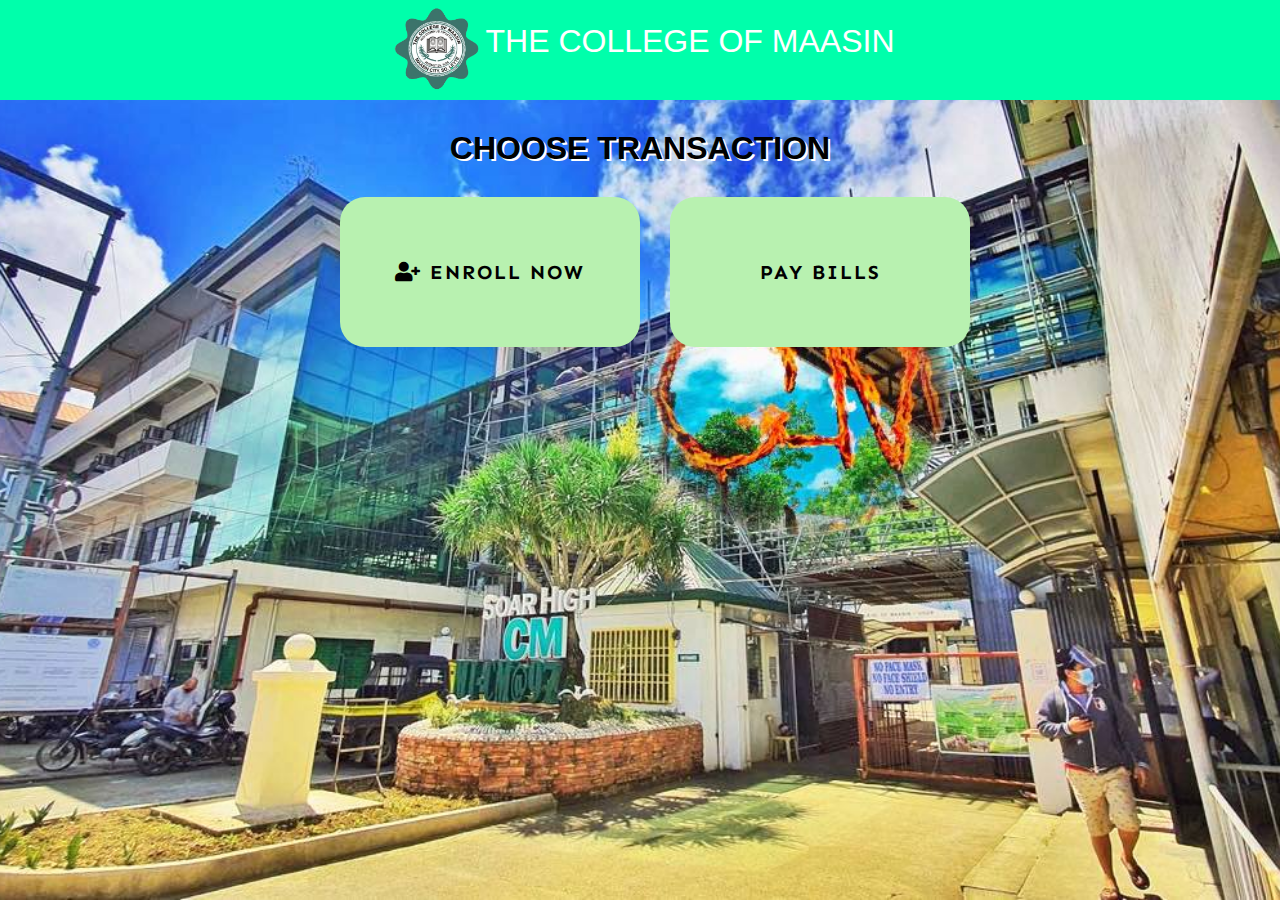
<file: index.html>
<!DOCTYPE html>
<html lang="en">
  <head>
    <meta charset="UTF-8" />
    <meta name="viewport" content="width=device-width, initial-scale=" />
    <title>Transaction</title>
    <link rel="stylesheet" href="css/style.css" />
    <link rel="stylesheet" href="fontawesome/css/all.min.css" />
  </head>
  <body class="home-page">
    <div class="logo-title">
      <img src="img/cm-logo-removebg-preview.png" alt="" class="cm-logo" />
      <h1>THE COLLEGE OF MAASIN</h1>
    </div>

    <div class="home-container">
      <header class="home-header"><h1>CHOOSE TRANSACTION</h1></header>
      <div class="transaction">
        <button class="btn-enroll" id="enrollBtn">
          <i class="fas fa-user-plus"></i>
          ENROLL NOW
        </button>
        <button class="btn-paybills" id="payBillsBtn">PAY BILLS</button>
      </div>
    </div>
    <!-- modal -->
    <div class="eStatModal">
      <div class="enrollmentStat-modal">
        <a id="newstud" href="registerform.html">New Student</a>
        <!-- <button id="newstud">New Student</button> -->
        <button id="oldstud" data-cancel data-question="Enter ID Number">
          Old Student
        </button>
        <button id="shifty" data-cancel data-question="Enter ID Number">
          Shifty
        </button>
        <button id="closeModal-btn"><i class="fas fa-times"></i></button>
      </div>
    </div>

    <script src="js/mainscript.js"></script>
  </body>
</html>
</file>
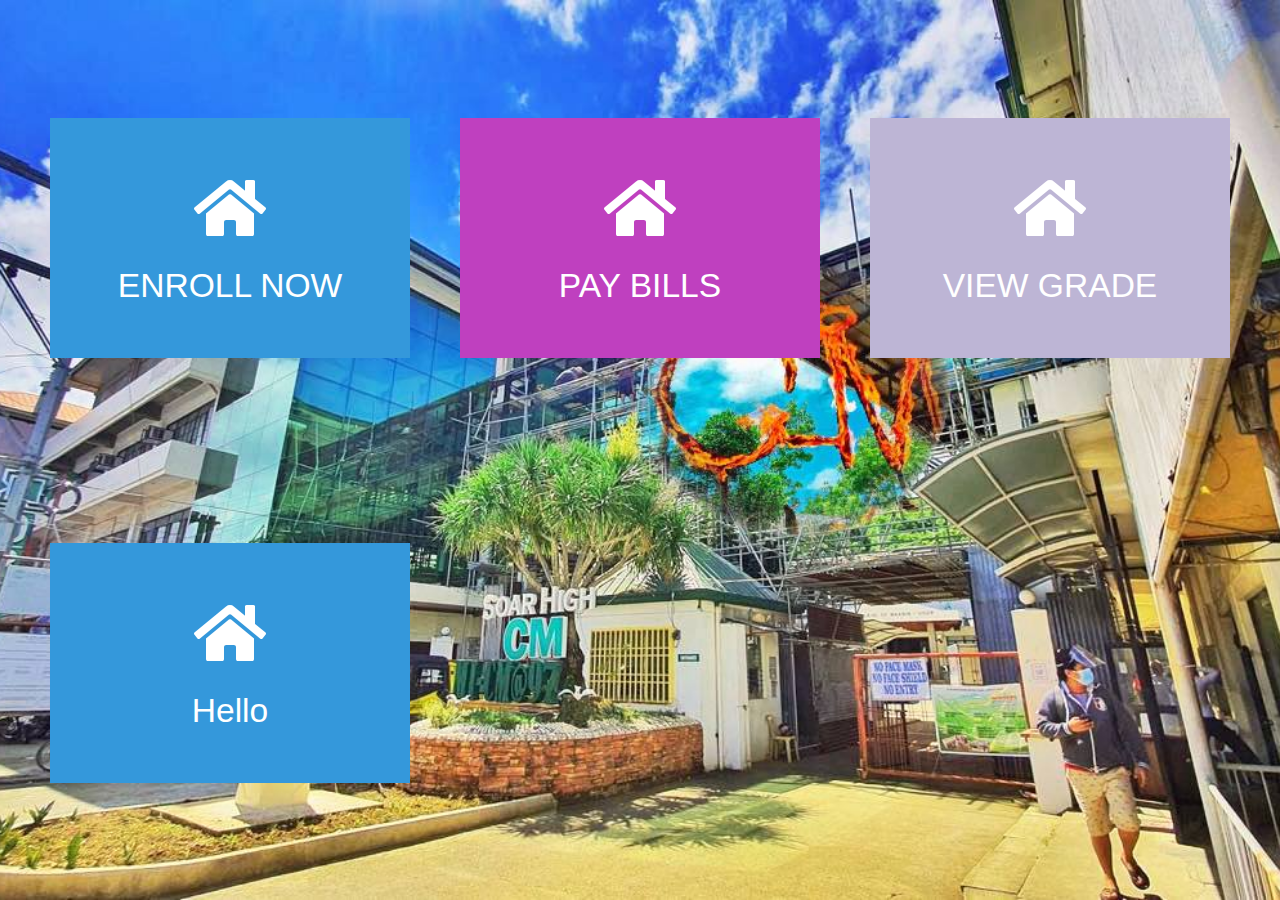
<file: kiosk.html>
<!DOCTYPE html>
<html lang="en">
  <head>
    <meta charset="UTF-8" />
    <meta name="viewport" content="width=device-width, initial-scale=1.0" />
    <title>KIOSK</title>
    <link rel="stylesheet" href="css/kiosk.css" />
    <link rel="stylesheet" href="fontawesome/css/all.min.css" />
  </head>
  <body>
    <div id="showcase">
      <div class="kioskbutton" id="enroll">
        <i class="fa fa-home"></i>
        <p class="lead">ENROLL NOW</p>
      </div>
      <div class="kioskbutton" id="paybill">
        <i class="fa fa-home"></i>
        <p class="lead">PAY BILLS</p>
      </div>
      <div class="kioskbutton" id="viewgrade">
        <i class="fa fa-home"></i>
        <p class="lead">VIEW GRADE</p>
      </div>
      <div class="kioskbutton" id="sample">
        <i class="fa fa-home"></i>
        <p class="lead">Hello</p>
      </div>
    </div>
    <!-- Modal -->
    <div class="modal-container" id="modal">
      <div class="modal">
        <article class="enrollpagecontent">
          <div class="enrollbtn-container">
            <button class="enrolltab-btn active" data-id="newstudent">
              New Student
            </button>
            <button class="enrolltab-btn" data-id="oldstudent">
              Old Student
            </button>
          </div>

          <article class="enrollform-content">
            <div class="enrollcontentshowhide active" id="newstudent">
              <h2 id="enrollnow">Welcome!</h2>
              <form action="enrollnewstudent">
                <div class="enrollgrid-container">
                  <div class="enrollform-group">
                    <input
                      type="text"
                      class="enrollinput"
                      id="firstname"
                      placeholder="First Name*"
                      required
                      name="firstname"
                    />
                  </div>
                  <div class="enrollform-group">
                    <input
                      type="text"
                      class="enrollinput"
                      id="lastname"
                      placeholder="Last Name*"
                      required
                      name="lastname"
                    />
                  </div>
                </div>
                <div class="enrollform-group">
                  <input
                    type="tel"
                    class="enrollinput"
                    id="contactnumber"
                    placeholder="5555-555-5555"
                    required=""
                    pattern="[0-9]{4}-[0-9]{3}-[0-9]{4}"
                    name="contactnumber"
                  />
                </div>
                <button class="enrollbutton" type="submit">Get Started</button>
              </form>
            </div>
            <div class="enrollcontentshowhide" id="oldstudent">
              <h2 id="enrollnow">Welcome Back!</h2>
              <form action="enrolloldstudent">
                <div class="enrollform-group">
                  <input
                    type="text"
                    class="enrollinput"
                    id="lastname"
                    placeholder="Last Name*"
                    required
                    name="lastname"
                  />
                </div>

                <div class="enrollform-group">
                  <input
                    type="text"
                    class="enrollinput"
                    id="idnumber"
                    placeholder="ID Number*"
                    required
                    name="lidnumber"
                  />
                </div>
                <button class="enrollbutton" type="submit">Get Started</button>
              </form>
            </div>
          </article>
        </article>
      </div>
    </div>

    <script src="js/kiosk.js"></script>
  </body>
</html>
</file>
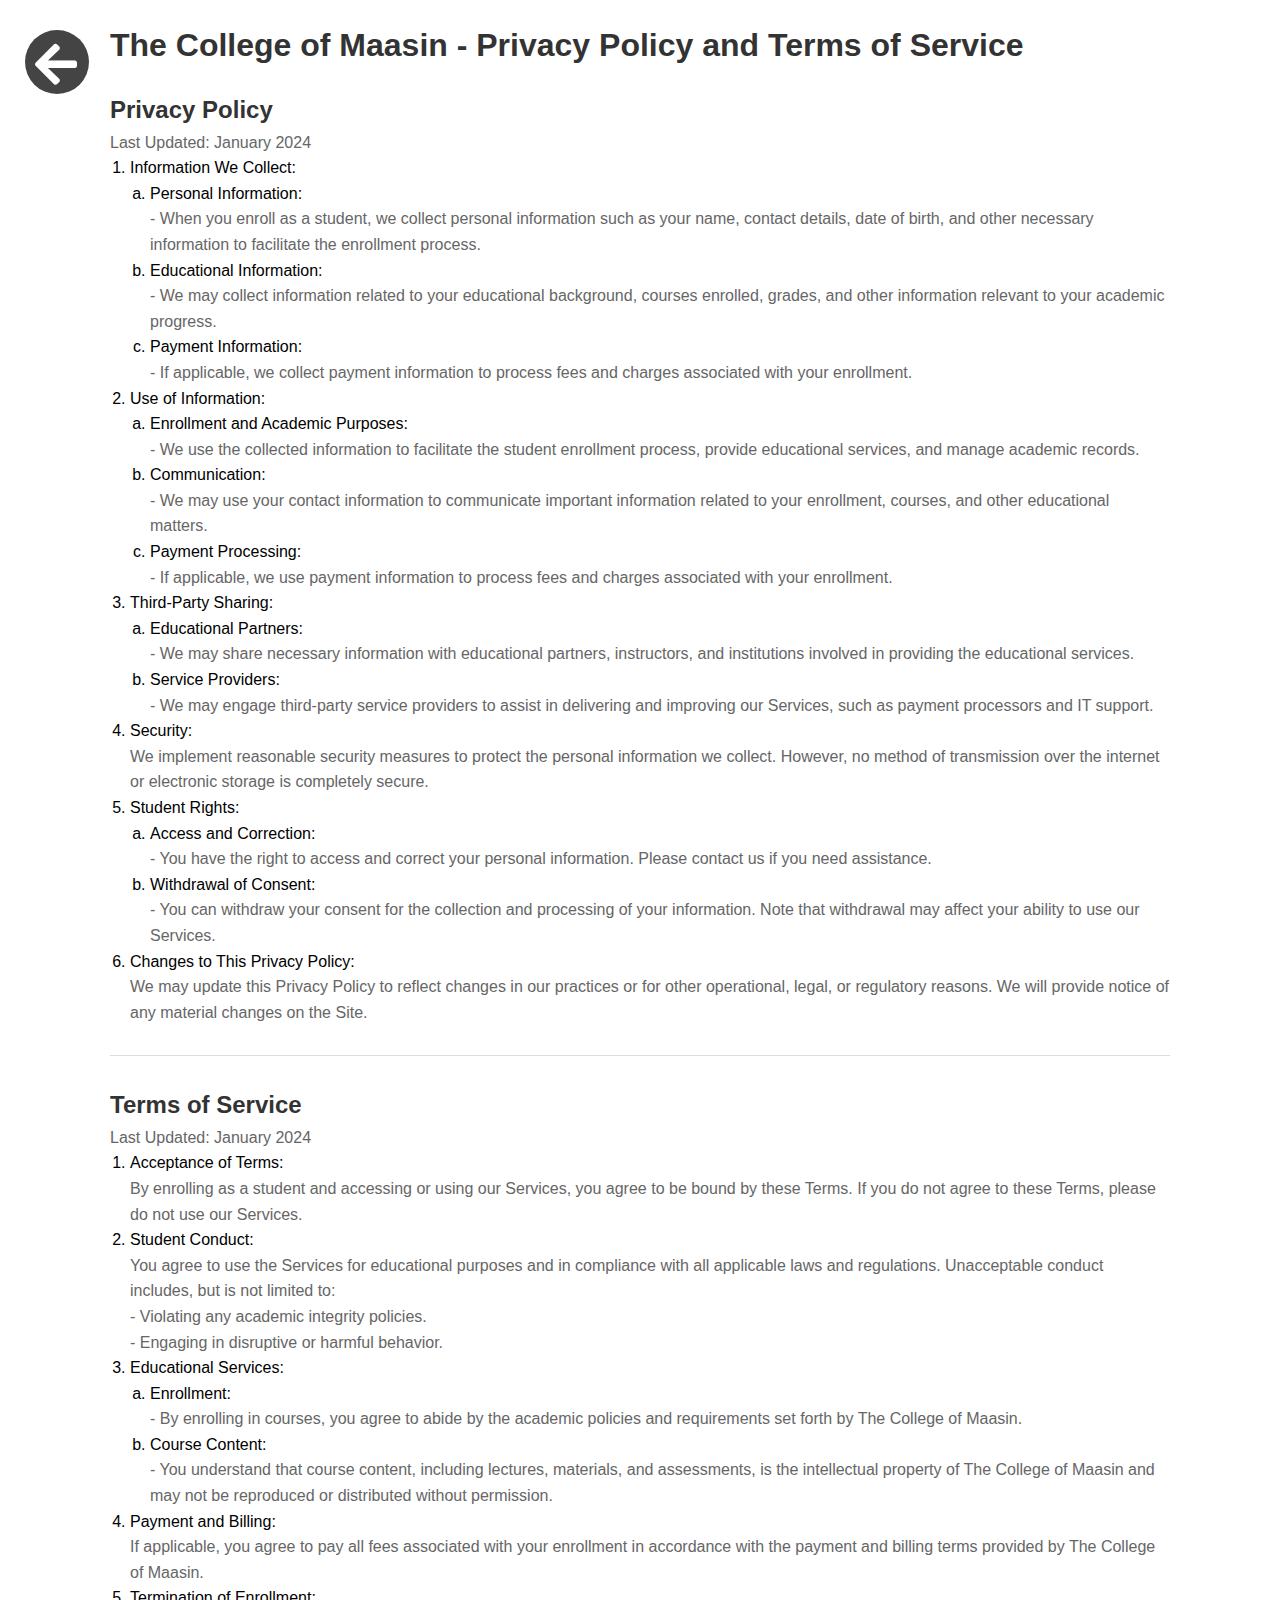
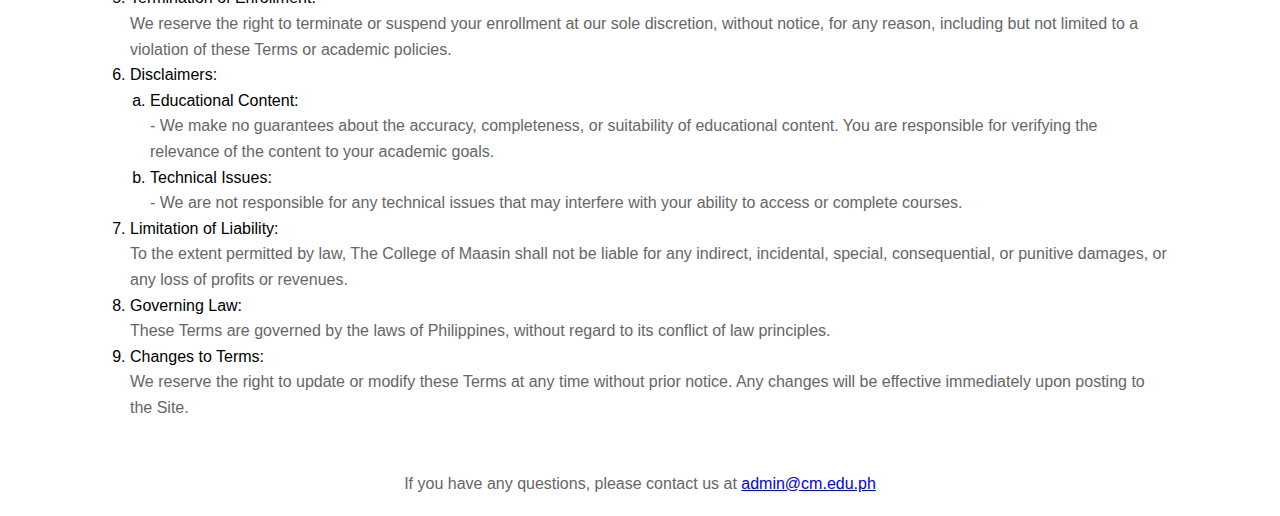
<file: pptos.html>
<!DOCTYPE html>
<html lang="en">
  <head>
    <meta charset="UTF-8" />
    <meta name="viewport" content="width=device-width, initial-scale=1.0" />
    <title>The College of Maasin - Privacy Policy and Terms of Service</title>
    <link rel="stylesheet" href="fontawesome/css/all.min.css" />
    <style>
      * {
        margin: 0;
        padding: 0;
        box-sizing: border-box;
      }
      body {
        font-family: Arial, sans-serif;
        line-height: 1.6;
        margin: 20px;
      }

      h1,
      h2 {
        color: #333;
      }

      h2 {
        margin-top: 20px;
      }

      p {
        color: #666;
      }

      ol {
        margin-left: 20px;
      }

      hr {
        margin: 30px 0;
        border: 0;
        border-top: 1px solid #ddd;
      }

      footer {
        margin-top: 50px;
        text-align: center;
        color: #888;
      }

      #main-content {
        max-width: 1100px;
        margin: auto;
        margin-bottom: 10px;
        padding: 0 20px;
      }

      #goback {
        background: #444;
        color: #fff;
        z-index: 100;
        position: fixed;
        width: 64px;
        height: 64px;
        left: 25px;
        top: 30px;
        padding: 10px;
        border-radius: 50%;
        cursor: pointer;
      }
    </style>
  </head>
  <body>
    <div id="goback">
      <i class="fas fa-arrow-left fa-3x"></i>
    </div>

    <div id="main-content">
      <header>
        <h1>The College of Maasin - Privacy Policy and Terms of Service</h1>
      </header>

      <section id="privacy-policy">
        <h2>Privacy Policy</h2>
        <p>Last Updated: January 2024</p>
        <!-- Add the content of your Privacy Policy here -->
        <ol>
          <li>
            Information We Collect:
            <ol type="a">
              <li>
                Personal Information:
                <p>
                  - When you enroll as a student, we collect personal
                  information such as your name, contact details, date of birth,
                  and other necessary information to facilitate the enrollment
                  process.
                </p>
              </li>

              <li>
                Educational Information:
                <p>
                  - We may collect information related to your educational
                  background, courses enrolled, grades, and other information
                  relevant to your academic progress.
                </p>
              </li>
              <li>
                Payment Information:
                <p>
                  - If applicable, we collect payment information to process
                  fees and charges associated with your enrollment.
                </p>
              </li>
            </ol>
          </li>

          <li>
            Use of Information:
            <ol type="a">
              <li>
                Enrollment and Academic Purposes:
                <p>
                  - We use the collected information to facilitate the student
                  enrollment process, provide educational services, and manage
                  academic records.
                </p>
              </li>
              <li>
                Communication:
                <p>
                  - We may use your contact information to communicate important
                  information related to your enrollment, courses, and other
                  educational matters.
                </p>
              </li>
              <li>
                Payment Processing:
                <p>
                  - If applicable, we use payment information to process fees
                  and charges associated with your enrollment.
                </p>
              </li>
            </ol>
          </li>

          <li>
            Third-Party Sharing:

            <ol type="a">
              <li>
                Educational Partners:
                <p>
                  - We may share necessary information with educational
                  partners, instructors, and institutions involved in providing
                  the educational services.
                </p>
              </li>
              <li>
                Service Providers:
                <p>
                  - We may engage third-party service providers to assist in
                  delivering and improving our Services, such as payment
                  processors and IT support.
                </p>
              </li>
            </ol>
          </li>

          <li>
            Security:
            <p>
              We implement reasonable security measures to protect the personal
              information we collect. However, no method of transmission over
              the internet or electronic storage is completely secure.
            </p>
          </li>

          <li>
            Student Rights:
            <ol type="a">
              <li>
                Access and Correction:
                <p>
                  - You have the right to access and correct your personal
                  information. Please contact us if you need assistance.
                </p>
              </li>
              <li>
                Withdrawal of Consent:
                <p>
                  - You can withdraw your consent for the collection and
                  processing of your information. Note that withdrawal may
                  affect your ability to use our Services.
                </p>
              </li>
            </ol>
          </li>
          <li>
            Changes to This Privacy Policy:
            <p>
              We may update this Privacy Policy to reflect changes in our
              practices or for other operational, legal, or regulatory reasons.
              We will provide notice of any material changes on the Site.
            </p>
          </li>
        </ol>
      </section>

      <hr />

      <section id="terms-of-service">
        <h2>Terms of Service</h2>
        <p>Last Updated: January 2024</p>
        <!-- Add the content of your Terms of Service here -->
        <ol>
          <li>
            Acceptance of Terms:
            <p>
              By enrolling as a student and accessing or using our Services, you
              agree to be bound by these Terms. If you do not agree to these
              Terms, please do not use our Services.
            </p>
          </li>
          <li>
            Student Conduct:
            <p>
              You agree to use the Services for educational purposes and in
              compliance with all applicable laws and regulations. Unacceptable
              conduct includes, but is not limited to:
              <br />- Violating any academic integrity policies. <br />-
              Engaging in disruptive or harmful behavior.
            </p>
          </li>
          <li>
            Educational Services:

            <ol type="a">
              <li>
                Enrollment:
                <p>
                  - By enrolling in courses, you agree to abide by the academic
                  policies and requirements set forth by The College of Maasin.
                </p>
              </li>
              <li>
                Course Content:
                <p>
                  - You understand that course content, including lectures,
                  materials, and assessments, is the intellectual property of
                  The College of Maasin and may not be reproduced or distributed
                  without permission.
                </p>
              </li>
            </ol>
          </li>

          <li>
            Payment and Billing:
            <p>
              If applicable, you agree to pay all fees associated with your
              enrollment in accordance with the payment and billing terms
              provided by The College of Maasin.
            </p>
          </li>

          <li>
            Termination of Enrollment:
            <p>
              We reserve the right to terminate or suspend your enrollment at
              our sole discretion, without notice, for any reason, including but
              not limited to a violation of these Terms or academic policies.
            </p>
          </li>

          <li>
            Disclaimers:
            <ol type="a">
              <li>
                Educational Content:
                <p>
                  - We make no guarantees about the accuracy, completeness, or
                  suitability of educational content. You are responsible for
                  verifying the relevance of the content to your academic goals.
                </p>
              </li>

              <li>
                Technical Issues:
                <p>
                  - We are not responsible for any technical issues that may
                  interfere with your ability to access or complete courses.
                </p>
              </li>
            </ol>
          </li>

          <li>
            Limitation of Liability:
            <p>
              To the extent permitted by law, The College of Maasin shall not be
              liable for any indirect, incidental, special, consequential, or
              punitive damages, or any loss of profits or revenues.
            </p>
          </li>

          <li>
            Governing Law:
            <p>
              These Terms are governed by the laws of Philippines, without
              regard to its conflict of law principles.
            </p>
          </li>
          <li>
            Changes to Terms:
            <p>
              We reserve the right to update or modify these Terms at any time
              without prior notice. Any changes will be effective immediately
              upon posting to the Site.
            </p>
          </li>
        </ol>
      </section>

      <footer>
        <p>
          If you have any questions, please contact us at
          <a href="mailto:admin@cm.edu.ph">admin@cm.edu.ph</a>
        </p>
      </footer>
    </div>

    <script>
      //goback
      var goBackDiv = document.getElementById("goback");

      // Attach a click event listener to the div
      goBackDiv.addEventListener("click", function () {
        // Go back to the previous page in the browser's history
        window.history.back();
      });
    </script>
  </body>
</html>
</file>
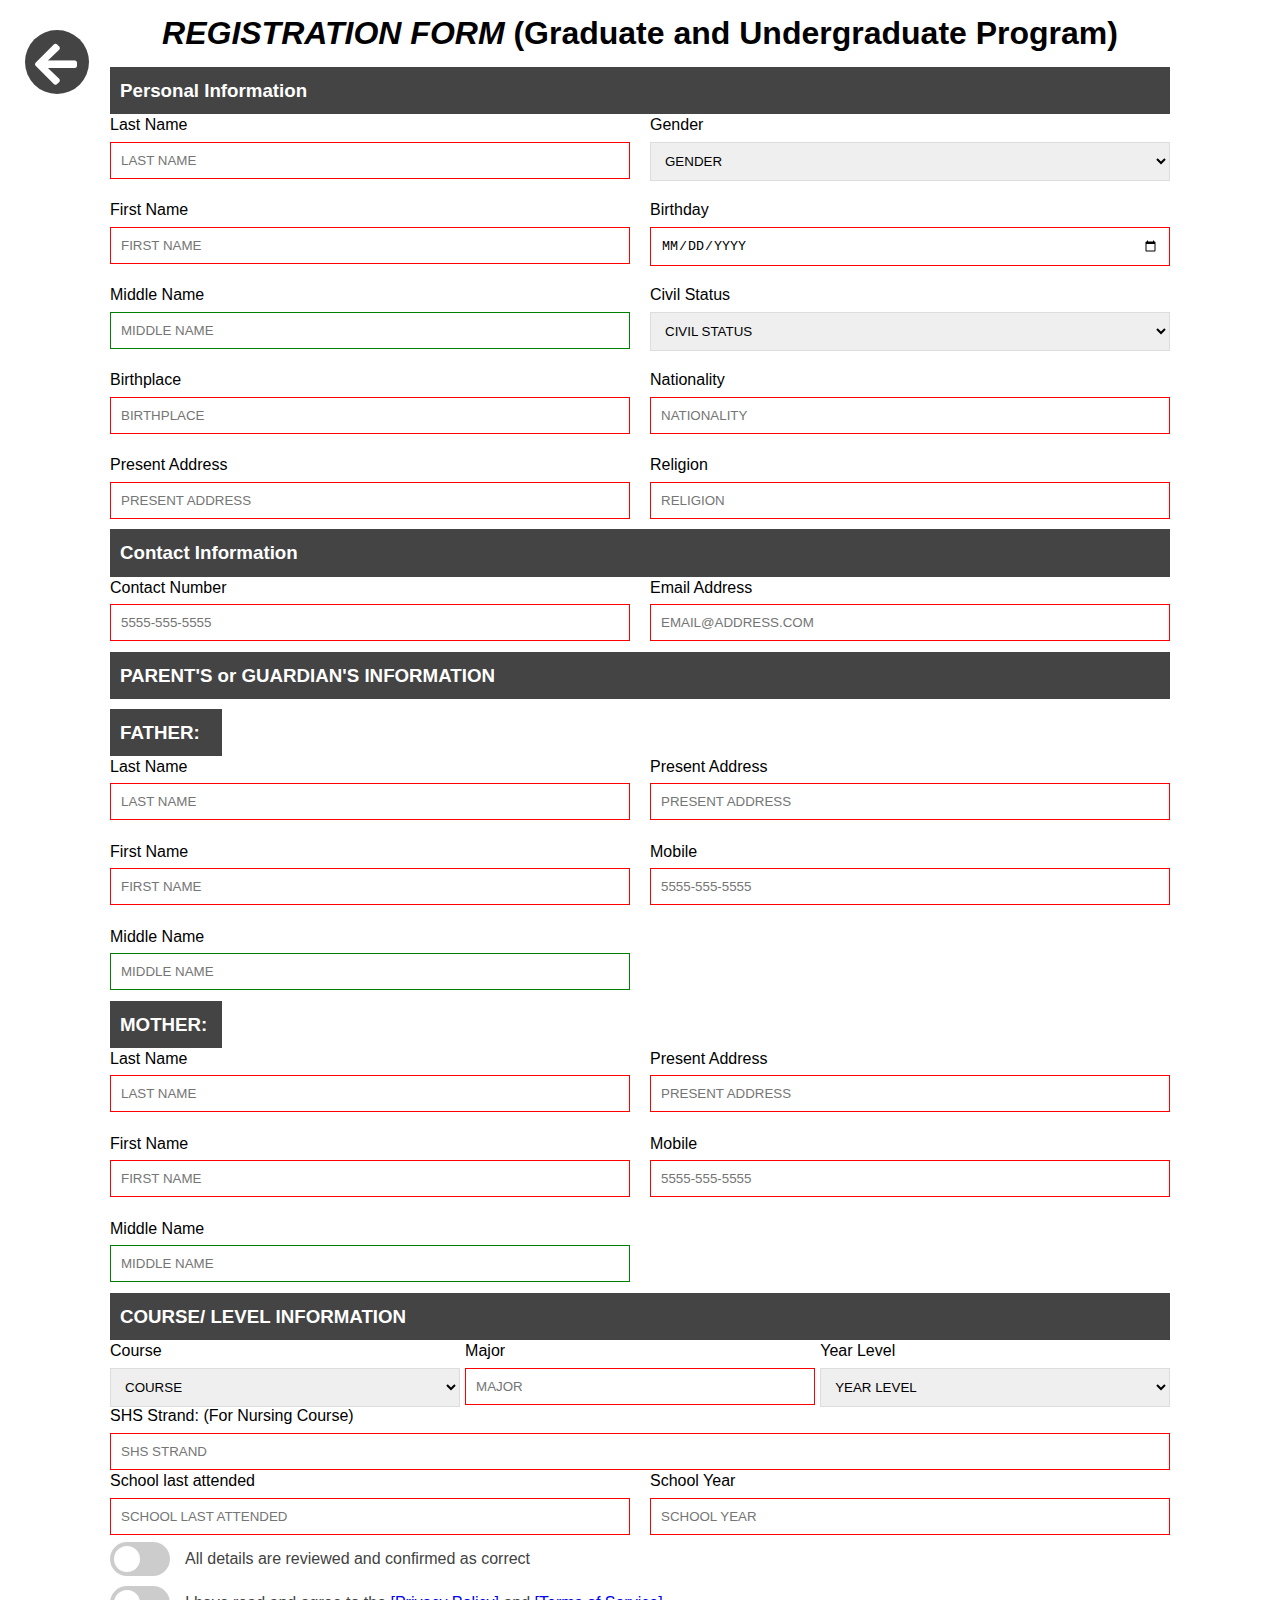
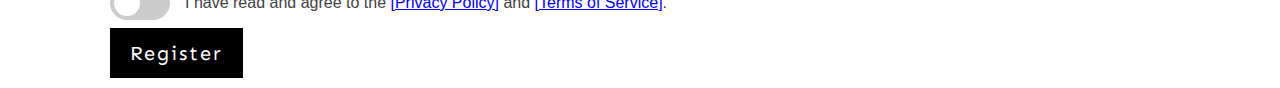
<file: registerform.html>
<!DOCTYPE html>
<html lang="en">
  <head>
    <meta charset="UTF-8" />
    <meta name="viewport" content="width=device-width, initial-scale=1.0" />
    <title>Enrollment System | Registration</title>
    <link rel="stylesheet" href="fontawesome/css/all.min.css" />
    <script src="js/qrcode.min.js"></script>
    <link rel="stylesheet" href="css/style.css" />
  </head>
  <body>
    <div id="goback">
      <i class="fas fa-arrow-left fa-3x"></i>
    </div>

    <div id="main-content">
      <section id="page-title">
        <div class="container">
          <h1>
            <em> REGISTRATION FORM </em> (Graduate and Undergraduate Program)
          </h1>
        </div>
      </section>
      <section id="enrollment-form">
        <div class="container">
          <div class="enrollment-form-heading">
            <h3>Personal Information</h3>
          </div>
          <form id="form">
            <div class="grid-container">
              <div class="form-group">
                <label for="lastname">Last Name</label>
                <input
                  type="text"
                  id="lastname"
                  placeholder="Last Name"
                  required
                  minlength="3"
                  maxlength="100"
                  name="lastname"
                />
              </div>
              <div class="form-group">
                <label for="gender">Gender</label>
                <select
                  type="text"
                  id="gender"
                  required
                  minlength="3"
                  maxlength="100"
                  name="gender"
                >
                  <option value="male">Male</option>
                  <option value="female">Female</option>
                  <option value="" selected>Gender</option>
                </select>
              </div>

              <div class="form-group">
                <label for="firstname">First Name</label>
                <input
                  type="text"
                  id="firstname"
                  placeholder="First Name"
                  required
                  minlength="3"
                  maxlength="100"
                  name="firstname"
                />
              </div>

              <div class="form-group">
                <label for="birthday">Birthday</label>
                <input
                  type="date"
                  id="birthday"
                  placeholder="Birthday"
                  required
                  minlength="3"
                  maxlength="100"
                  name="birthday"
                />
              </div>

              <div class="form-group">
                <label for="middlename">Middle Name</label>
                <input
                  type="text"
                  id="middlename"
                  placeholder="Middle Name"
                  minlength="3"
                  maxlength="100"
                  name="middlename"
                />
              </div>
              <div class="form-group">
                <label for="civilstatus">Civil Status</label>
                <select
                  type="text"
                  id="civilstatus"
                  required
                  minlength="3"
                  maxlength="100"
                  name="civilstatus"
                >
                  <option value="" selected>Civil Status</option>
                  <option value="single">Single</option>
                  <option value="married">Married</option>
                </select>
              </div>
              <div class="form-group">
                <label for="birthplace">Birthplace</label>
                <input
                  type="text"
                  id="birthplace"
                  placeholder="Birthplace"
                  required
                  minlength="3"
                  maxlength="100"
                  name="birthplace"
                />
              </div>
              <div class="form-group">
                <label for="nationality">Nationality</label>
                <input
                  type="text"
                  id="nationality"
                  placeholder="Nationality"
                  required
                  minlength="3"
                  maxlength="100"
                  name="nationality"
                />
              </div>

              <div class="form-group">
                <label for="presentaddress">Present Address</label>
                <input
                  type="text"
                  id="presentaddress"
                  placeholder="Present Address"
                  required
                  minlength="3"
                  maxlength="100"
                  name="presentaddress"
                />
              </div>

              <div class="form-group">
                <label for="religion">Religion</label>
                <input
                  type="text"
                  id="religion"
                  placeholder="Religion"
                  required
                  minlength="3"
                  maxlength="100"
                  name="religion"
                />
              </div>
            </div>
            <div class="enrollment-form-heading">
              <h3>Contact Information</h3>
            </div>

            <div class="grid-container">
              <div class="form-group">
                <label for="contactnumber">Contact Number</label>
                <input
                  type="tel"
                  id="contactnumber"
                  placeholder="5555-555-5555"
                  required
                  pattern="[0-9]{4}-[0-9]{3}-[0-9]{4}"
                  name="contactnumber"
                />
              </div>
              <div class="form-group">
                <label for="email">Email Address</label>
                <input
                  type="email"
                  id="email"
                  placeholder="email@address.com"
                  required
                  name="email"
                />
              </div>
            </div>
            <div class="enrollment-form-heading">
              <h3>PARENT'S or GUARDIAN'S INFORMATION</h3>
            </div>
            <!-- Parents -->
            <div class="enrollment-form-subheading">
              <h3>FATHER:</h3>
            </div>
            <div class="grid-container">
              <div class="form-group">
                <label for="fatherlastname">Last Name</label>
                <input
                  type="text"
                  id="fatherlastname"
                  placeholder="Last Name"
                  required
                  minlength="3"
                  maxlength="100"
                  name="fatherlastname"
                />
              </div>

              <div class="form-group">
                <label for="fatherpresentaddress">Present Address</label>
                <input
                  type="text"
                  id="fatherpresentaddress"
                  placeholder="Present Address"
                  required
                  minlength="3"
                  maxlength="100"
                  name="fatherpresentaddress"
                />
              </div>

              <div class="form-group">
                <label for="fatherfirstname">First Name</label>
                <input
                  type="text"
                  id="fatherfirstname"
                  placeholder="First Name"
                  required
                  minlength="3"
                  maxlength="100"
                  name="fatherfirstname"
                />
              </div>

              <div class="form-group">
                <label for="fathermobile">Mobile</label>
                <input
                  type="tel"
                  id="fathermobile"
                  placeholder="5555-555-5555"
                  required
                  pattern="[0-9]{4}-[0-9]{3}-[0-9]{4}"
                  name="fathermobile"
                />
              </div>

              <div class="form-group">
                <label for="fathermiddlename">Middle Name</label>
                <input
                  type="text"
                  id="fathermiddlename"
                  placeholder="Middle Name"
                  minlength="3"
                  maxlength="100"
                  name="fathermiddlename"
                />
              </div>
            </div>
            <!-- mother -->
            <div class="enrollment-form-subheading">
              <h3>MOTHER:</h3>
            </div>
            <div class="grid-container">
              <div class="form-group">
                <label for="motherlastname">Last Name</label>
                <input
                  type="text"
                  id="motherlastname"
                  placeholder="Last Name"
                  required
                  minlength="3"
                  maxlength="100"
                  name="motherlastname"
                />
              </div>

              <div class="form-group">
                <label for="motherpresentaddress">Present Address</label>
                <input
                  type="text"
                  id="motherpresentaddress"
                  placeholder="Present Address"
                  required
                  minlength="3"
                  maxlength="100"
                  name="motherpresentaddress"
                />
              </div>

              <div class="form-group">
                <label for="motherfirstname">First Name</label>
                <input
                  type="text"
                  id="motherfirstname"
                  placeholder="First Name"
                  required
                  minlength="3"
                  maxlength="100"
                  name="motherfirstname"
                />
              </div>

              <div class="form-group">
                <label for="mothermobile">Mobile</label>
                <input
                  type="tel"
                  id="mothermobile"
                  placeholder="5555-555-5555"
                  required
                  pattern="[0-9]{4}-[0-9]{3}-[0-9]{4}"
                  name="mothermobile"
                />
              </div>

              <div class="form-group">
                <label for="mothermiddlename">Middle Name</label>
                <input
                  type="text"
                  id="mothermiddlename"
                  placeholder="Middle Name"
                  minlength="3"
                  maxlength="100"
                  name="mothermiddlename"
                />
              </div>
            </div>

            <div class="enrollment-form-heading">
              <h3>COURSE/ LEVEL INFORMATION</h3>
            </div>
            <div class="course-information">
              <div class="form-group">
                <label for="course">Course</label>
                <select type="text" name="course" id="course">
                  <option value="bsa">
                    Bachelor of Science in Accountancy
                  </option>
                  <option value="ab-polsci">
                    Bachelor of Arts in Political Science
                  </option>
                  <option value="beed">
                    Bachelor of Science in Elementary Education
                  </option>
                  <option value="bsed">
                    Bachelor of Science in Secondary Education
                  </option>
                  <option value="bsba">
                    Bachelor of Business Administration
                  </option>
                  <option value="bsit">
                    Bachelor of Science in Information Technology
                  </option>
                  <option value="bsn">Bachelor of Science in Nursing</option>
                  <option value="fpst">
                    Deploma in Food Preparation and Services Technology
                  </option>
                  <option value="mpa">Master in Public Administration</option>
                  <option value="jd">Juris Doctor</option>
                  <option value="" selected>Course</option>
                </select>
              </div>

              <div class="form-group">
                <label for="coursemajor">Major</label>
                <input
                  type="text"
                  id="coursemajor"
                  placeholder="Major"
                  required
                  minlength="3"
                  maxlength="100"
                  name="coursemajor"
                />
              </div>

              <div class="form-group">
                <label for="courseyearlevel">Year Level</label>
                <select name="courseyearlevel" id="courseyearlevel">
                  <option value="1">1st</option>
                  <option value="2">2nd</option>
                  <option value="3">3rd</option>
                  <option value="4">4th</option>
                  <option value="" selected>Year Level</option>
                </select>
              </div>
            </div>

            <div class="form-group">
              <label for="courseshsstrand"
                >SHS Strand: (For Nursing Course)</label
              >
              <input
                type="text"
                id="courseshsstrand"
                placeholder="SHS Strand"
                required
                minlength="3"
                maxlength="100"
                name="courseshsstrand"
              />
            </div>

            <!-- Enrollment Type 

            <div class="enrollment-type-form">
              <p>Enrollment Type:</p>
              <div class="form-group">
                <input
                  type="radio"
                  id="new-student"
                  value="new-student"
                  name="enrollmenttype"
                />
                <label for="new-student">New</label>
              </div>

              <div class="form-group">
                <input
                  type="radio"
                  id="old-student"
                  value="old-student"
                  name="enrollmenttype"
                />
                <label for="old-student">Old</label>
              </div>

              <div class="form-group">
                <input
                  type="radio"
                  id="returnee-student"
                  value="returnee-student"
                  name="enrollmenttype"
                />
                <label for="returnee-student">Returnee</label>
              </div>

              <div class="form-group">
                <input
                  type="radio"
                  id="transferee-student"
                  value="transferee-student"
                  name="enrollmenttype"
                />
                <label for="transferee-student">Transferee</label>
              </div>
            </div> -->

            <div class="grid-container">
              <div class="form-group">
                <label for="schoollastattended">School last attended</label>
                <input
                  type="text"
                  id="schoollastattended"
                  placeholder="School last attended"
                  required
                  name="schoollastattended"
                />
              </div>
              <div class="form-group">
                <label for="schoolyear">School Year</label>
                <input
                  type="text"
                  id="schoolyear"
                  placeholder="School Year"
                  required
                  name="schoolyear"
                />
              </div>
            </div>

            <div class="switch-wrapper">
              <label class="switch">
                <input
                  type="checkbox"
                  id="toggledetails"
                  name="toggledetails"
                />
                <div class="slider round"></div>
              </label>
              <span id="toggle-icon">
                <span class="toggle-text"
                  >All details are reviewed and confirmed as correct</span
                >
              </span>
            </div>
            <div class="switch-wrapper">
              <label class="switch">
                <input type="checkbox" id="togglepptos" name="togglepptos" />
                <div class="slider round"></div>
              </label>
              <span id="toggle-icon">
                <span class="toggle-text"
                  >I have read and agree to the
                  <a href="pptos.html"> [Privacy Policy]</a> and
                  <a href="pptos.html">[Terms of Service]</a>.</span
                >
              </span>
            </div>
            <button type="submit">Register</button>
          </form>
        </div>
      </section>

      <div class="modal-overlay">
        <div class="modal-container">
          <div id="qrcode"></div>
          <button id="downloadButton">Download QR Code</button>
          <button class="close-btn"><i class="fas fa-times"></i></button>
        </div>
      </div>
    </div>

    <!-- Script -->
    <script src="js/script.js"></script>
  </body>
</html>
</file>
<file: css/kiosk.css>
* {
  margin: 0;
  padding: 0;
  box-sizing: border-box;
}

body {
  font-family: "Segoe UI", Tahoma, Geneva, Verdana, sans-serif;
  line-height: 1.7em;
}

.container {
  max-width: 1100px;
  height: 100%;
  margin: auto;
  margin-bottom: 10px;
  padding: 0 20px;
}

/* kiosk */
#showcase {
  background: url(../img/cm-bg.jpg) no-repeat center center/cover;
  color: #fff;
  height: 100vh;
  display: grid;
  grid-template-columns: repeat(3, 1fr);
  gap: 50px;
  justify-content: center;
  align-items: center;
  margin: 0;
  padding: 50px;
}

.kioskbutton {
  display: flex;
  flex-direction: column;
  align-items: center;
  justify-content: center;
  height: 240px;
  background-color: #3498db; /* Default color */
  color: #fff;
  font-size: 16px;
  cursor: pointer;
  border: none;
  outline: none;
  transition: all 0.3s ease;
}

.kioskbutton:hover {
  filter: brightness(1.2);
}

/* Different colors for each button */
.kioskbutton:nth-child(2) {
  background-color: #bf40bf;
}

.kioskbutton:nth-child(3) {
  background-color: #bdb5d5;
}

.kioskbutton i {
  margin-bottom: 2rem;
  font-size: 64px; /* Adjust the icon size */
}
.lead {
  font-size: 2.1rem;
}

/* .about */
.enrollpagecontent {
  background: #13232fe6;
  /* border-radius: var(--radius); */
  display: grid;
  grid-template-rows: auto 1fr;
  padding: 2.2rem;
}
/* .btn-container */
.enrollbtn-container {
  /* border-top-left-radius: var(--radius);
    border-top-right-radius: var(--radius); */
  display: grid;
  grid-template-columns: 1fr 1fr;
}
/* .tab-btn:nth-child(1) {
    border-top-left-radius: var(--radius);
  }
  .tab-btn:nth-child(3) {
    border-top-right-radius: var(--radius);
  } */

/* .tab-btn */
.enrolltab-btn {
  padding: 1rem 0;
  border: none;
  text-transform: capitalize;
  font-size: 1rem;
  display: block;
  background: #a0b3b040;
  cursor: pointer;
  color: #a0b3b0;
  transition: 0.5s ease;
}
/* .tab-btn:hover:not(.active) */
.enrolltab-btn:hover:not(.active) {
  background: #1ab188;
  color: #fff;
}
/* .about-content */
.enrollform-content {
  /* border-bottom-left-radius: var(--radius);
    border-bottom-right-radius: var(--radius); */
  /* padding: 2rem 1.5rem; */
}
/* hide content */
/* .content */
.enrollcontentshowhide {
  display: none;
}
/* .tab-btn.active */
.enrolltab-btn.active {
  background: #1ab188;
  color: #fff;
}
/* .content.active */
.enrollcontentshowhide.active {
  display: block;
}

/* .grid-container */
.enrollgrid-container {
  display: grid;
  grid-template-columns: repeat(2, 1fr);
  gap: 20px; /* Adjust the gap as needed */
}
/* .form-group */
.enrollform-group {
  margin-bottom: 20px;
}

/* input,select */
.enrollinput,
.enrollselect {
  font-size: 22px;
  display: block;
  width: 100%;
  padding: 5px 10px;
  background: none;
  background-image: none;
  border: 1px solid #a0b3b0;
  color: #ffffff;
  border-radius: 0;
  transition: border-color 0.25s ease, box-shadow 0.25s ease;
}
#enrollnow {
  text-align: center;
  color: #ffffff;
  font-weight: 300;
  margin: 40px 0px;
  font-size: 2em;
}
/* .button */
.enrollbutton {
  border: 0;
  outline: none;
  border-radius: 0;
  padding: 15px 0;
  font-size: 2rem;
  font-weight: 600;
  text-transform: uppercase;
  letter-spacing: 0.1em;
  background: #1ab188;
  color: #ffffff;
  transition: all 0.5s ease;
  -webkit-appearance: none;
  isplay: block;
  width: 100%;
  margin-top: 40px;
  cursor: pointer;
}

/* for modal */

.modal-container {
  background-color: rgba(0, 0, 0, 0.6);
  display: none;
  position: fixed;
  top: 0;
  left: 0;
  right: 0;
  bottom: 0;
}

.modal-container.show-modal {
  display: block;
}

.modal {
  background-color: #fff;
  border-radius: 5px;
  box-shadow: 0 0 10px rgba(0, 0, 0, 0.3);
  position: absolute;
  overflow: hidden;
  top: 50%;
  left: 50%;
  transform: translate(-50%, -50%);
  max-width: 100%;
  width: 600px;
  animation-name: modalopen;
  animation-duration: 1s;
}

@keyframes modalopen {
  from {
    opacity: 0;
  }

  to {
    opacity: 1;
  }
}
</file>
<file: css/style.css>
@import url("https://fonts.googleapis.com/css2?family=Sen&display=swap");
/* Reset */
* {
  margin: 0;
  padding: 0;
  box-sizing: border-box;
}

body {
  font-family: "Segoe UI", Tahoma, Geneva, Verdana, sans-serif;
  line-height: 1.7em;
}

.container {
  max-width: 1100px;
  height: 100%;
  margin: auto;
  margin-bottom: 10px;
  padding: 0 20px;
}

/* form {
  width: 90%;
} */
.form-group {
  height: 65px;
  /* margin: 10px 0; */
}

.grid-container {
  display: grid;
  grid-template-columns: repeat(2, 1fr);
  gap: 20px; /* Adjust the gap as needed */
}

label {
  position: relative;
  bottom: 3px;
}

input,
select {
  width: 100%;
  padding: 10px;
  border: 1px solid #ddd;
  text-transform: uppercase;
}

input:valid {
  border: 1px solid green;
}
input:invalid {
  border: 1px solid red;
}

button {
  cursor: pointer;
  color: white;
  background: black;
  border: none;
  /* border-radius: 5px; */
  height: 50px;
  padding: 13px 20px;
  font-family: "Sen", sans-serif;
  font-size: 20px;
  letter-spacing: 2px;
  margin-top: 5px;
}

button:hover {
  filter: brightness(200%);
  background: rgb(29, 29, 29);
}

button:focus {
  outline: none;
}

#page-title {
  margin: 20px;
}
#page-title h1 {
  text-align: center;
}
#main-content {
  flex: 3;
}

.enrollment-form-heading {
  background: #444;
  color: #fff;
  padding: 10px;
  margin-top: 10px;
}

.enrollment-form-subheading {
  width: 7em;
  background: #444;
  color: #fff;
  padding: 10px;
  margin-top: 10px;
}

.course-information {
  display: flex;
  justify-content: space-between;
}

.course-information .form-group {
  width: 33%;
}

.enrollment-type-form {
  display: flex;
  justify-content: space-between;
}

.enrollment-type-form .form-group {
  text-align: center;
}

/* modal */

.modal-btn {
  margin-top: 2rem;
  background: #49a6e9;
  border-color: #49a6e9;
  color: var(--clr-white);
}
.modal-btn:hover {
  background: transparent;
  color: #49a6e9;
}
.modal-overlay {
  position: fixed;
  top: 0;
  left: 0;
  width: 100%;
  height: 100%;
  background: rgba(73, 166, 233, 0.5);
  display: grid;
  place-items: center;
  transition: all 0.3s linear;
  visibility: hidden;
  z-index: -10;
}
/* OPEN/CLOSE MODAL */
.open-modal {
  visibility: visible;
  z-index: 10;
}

.modal-container {
  background: #fff;
  border-radius: 0.5rem;
  width: 50%;
  height: 50vh;
  max-width: 620px;
  text-align: center;
  display: grid;
  place-items: center;
  position: relative;
}

.close-btn {
  position: absolute;
  top: 1rem;
  right: 1rem;
  font-size: 2rem;
  background: transparent;
  border-color: transparent;
  color: hsl(360, 67%, 44%);
  cursor: pointer;
  transition: all 0.3s linear;
}

.close-btn:hover {
  color: hsl(360, 71%, 66%);
  transform: scale(1.3);
}

/*transaction menu */
.home-page {
  height: 100vh;
  background-image: url(../img/cm-bg.jpg);
  background-repeat: no-repeat;
  background-position: center;
  background-size: cover;
}

.logo-title {
  display: flex;
  justify-content: center;
  background-color: rgb(0, 255, 171);
  margin-bottom: 35px;
}
.logo-title h1 {
  margin-top: 28px;
  color: #fff;
  font-size: xx-large;
  font-weight: 300;
}
.cm-logo {
  width: 90px;
  height: auto;
  margin: 5px;
}

.home-container {
  margin-top: 11px;
}
.home-header {
  justify-content: center;
  color: rgb(0, 0, 0);
  text-align: center;
}
.home-header h1 {
  text-shadow: 2px 2px white;
  font-size: xx-large;
}

.transaction {
  margin-top: 20px;
  padding: 10px;
  display: flex;
  justify-content: center;
}

.transaction button {
  margin-left: 30px;
  width: 300px;
  height: 150px;
  background-color: rgb(184, 241, 176);
  text-align: center;
  color: black;
  font-weight: bolder;
  /* text-decoration: underline; */
  border-radius: 25px;
}
.transaction button:hover {
  background: #01924f;
}

/* enroll modal */
.eStatModal a {
  margin-top: 2rem;
  background: #008ff5;
  border-color: #49a6e9;
  border-radius: 10px;
  font-size: 20px;
  text-decoration: none;
  color: #fff;
  padding: 10px;
  /* color: var(--clr-white); */
}

.eStatModal button {
  margin-top: 2rem;
  background: #008ff5;
  border-color: #49a6e9;
  border-radius: 10px;
  /* color: var(--clr-white); */
}
.eStatModal button:hover,
.eStatModal a:hover {
  background: transparent;
  color: #000508;
  text-decoration: underline;
}
.eStatModal {
  position: fixed;
  top: 0;
  left: 0;
  width: 100%;
  height: 100%;
  background: rgba(0, 149, 255, 0.5);
  display: grid;
  place-items: center;
  transition: all 0.3s linear;
  visibility: hidden;
  z-index: -10;
}
/* .eStatModal .open-modal{
  visibility: visible;
  z-index: 10;
} */

/* OPEN/CLOSE MODAL */
.openStatModal {
  visibility: visible;
  z-index: 10;
}

.enrollmentStat-modal {
  background: #05db5e;
  border-radius: 0.5rem;
  width: 40%;
  height: 45vh;
  max-width: 620px;
  text-align: center;
  display: grid;
  place-items: center;
  position: relative;
  border-radius: 10px;
}

#closeModal-btn {
  position: absolute;
  top: 1rem;
  right: 1rem;
  font-size: 2rem;
  background: transparent;
  border-color: transparent;
  color: hsl(360, 67%, 44%);
  cursor: pointer;
  transition: all 0.3s linear;
  margin-top: 0;
}

#closeModal-btn:hover {
  color: hsl(0, 100%, 46%);
  transform: scale(1.3);
}

/* style for address */

.about {
  position: absolute;
  /* left: 0; */
  z-index: 99; /* Adjust as needed */
  border: 1px solid #ccc;
  background-color: #fff;
  padding: 10px;

  background: #fff;

  display: grid;
  grid-template-rows: auto 1fr;
}
.btn-container {
  border-top-left-radius: 0.5rem;
  border-top-right-radius: 0.5rem;
  display: grid;
  grid-template-columns: 1fr 1fr 1fr 1fr;
}

.tab-btn {
  padding: 1rem 0;
  border: none;
  text-transform: capitalize;
  font-size: 1rem;
  display: block;
  background: #444;
  cursor: pointer;
  transition: all 0.3s linear;
  letter-spacing: 0.25rem;
}
.tab-btn:hover:not(.active) {
  background: hsl(205, 100%, 96%);
  color: #000;
}
.about-content {
  border-bottom-left-radius: 0.5rem;
  border-bottom-right-radius: 0.5rem;
  padding: 2rem 1.5rem;
}
/* hide content */
.content {
  display: none;
  overflow: auto;
  height: 300px;
}
.tab-btn.active {
  background: #fff;
  color: #000;
}
.content.active {
  display: block;
}
#region .regionList li,
#province .provinceList li,
#city .cityList li,
#barangay .barangayList li {
  padding: 10px;
}

#region .regionList li:hover,
#province .provinceList li:hover,
#city .cityList li:hover,
#barangay .barangayList li:hover {
  background: skyblue;
  color: #ffffff;
  cursor: pointer;
}

/* for main.html */
.popup {
  background: hsla(0, 0%, 30%, 0.5);
  position: fixed;
  height: 100vh;
  width: 100vw;
  transition: all 0.25s;
  top: 0;
  display: grid;
  justify-content: center;
  align-items: center;
  pointer-events: none;
  --opacity: 0;
  opacity: var(--opacity);
}

.popup fieldset {
  background: #e7e7e7;
  padding: 2rem;
  border: 3px solid var(--pink);
  border-radius: 5px;
  box-shadow: var(--box-shadow);
  transition: all 0.2s;
  --scale: 0.3;
  transform: scale(var(--scale));
}

.popup.open {
  --opacity: 1;
  pointer-events: all;
}

.popup.open fieldset {
  --scale: 1;
}

/* kiosk */
#showcase {
  background: url(../img/cm-bg.jpg) no-repeat center center/cover;
  color: #fff;
  height: 100vh;
  display: grid;
  grid-template-columns: repeat(3, 1fr);
  gap: 50px;
  justify-content: center;
  align-items: center;
  margin: 0;
  padding: 50px;
}

.kioskbutton {
  display: flex;
  flex-direction: column;
  align-items: center;
  justify-content: center;
  height: 240px;
  background-color: #3498db; /* Default color */
  color: #fff;
  font-size: 16px;
  cursor: pointer;
  border: none;
  outline: none;
  transition: all 0.3s ease;
}

.kioskbutton:hover {
  filter: brightness(1.2);
}

/* Different colors for each button */
.kioskbutton:nth-child(2) {
  background-color: #bf40bf;
}

.kioskbutton:nth-child(3) {
  background-color: #bdb5d5;
}

.kioskbutton i {
  margin-bottom: 2rem;
  font-size: 64px; /* Adjust the icon size */
}
.lead {
  font-size: 2.1rem;
}

/* .about */
.enrollpagecontent {
  background: #13232fe6;
  /* border-radius: var(--radius); */
  display: grid;
  grid-template-rows: auto 1fr;
  padding: 2.2rem;
}
/* .btn-container */
.enrollbtn-container {
  /* border-top-left-radius: var(--radius);
  border-top-right-radius: var(--radius); */
  display: grid;
  grid-template-columns: 1fr 1fr;
}
/* .tab-btn:nth-child(1) {
  border-top-left-radius: var(--radius);
}
.tab-btn:nth-child(3) {
  border-top-right-radius: var(--radius);
} */

/* .tab-btn */
.enrolltab-btn {
  padding: 1rem 0;
  border: none;
  text-transform: capitalize;
  font-size: 1rem;
  display: block;
  background: #a0b3b040;
  cursor: pointer;
  color: #a0b3b0;
  transition: 0.5s ease;
}
/* .tab-btn:hover:not(.active) */
.enrolltab-btn:hover:not(.active) {
  background: #1ab188;
  color: #fff;
}
/* .about-content */
.enrollform-content {
  /* border-bottom-left-radius: var(--radius);
  border-bottom-right-radius: var(--radius); */
  /* padding: 2rem 1.5rem; */
}
/* hide content */
/* .content */
.enrollcontentshowhide {
  display: none;
}
/* .tab-btn.active */
.enrolltab-btn.active {
  background: #1ab188;
  color: #fff;
}
/* .content.active */
.enrollcontentshowhide.active {
  display: block;
}

/* .grid-container */
.enrollgrid-container {
  display: grid;
  grid-template-columns: repeat(2, 1fr);
  gap: 20px; /* Adjust the gap as needed */
}
/* .form-group */
.enrollform-group {
  margin-bottom: 20px;
}

/* input,select */
.enrollinput,
.enrollselect {
  font-size: 22px;
  display: block;
  width: 100%;
  padding: 5px 10px;
  background: none;
  background-image: none;
  border: 1px solid #a0b3b0;
  color: #ffffff;
  border-radius: 0;
  transition: border-color 0.25s ease, box-shadow 0.25s ease;
}
#enrollnow {
  text-align: center;
  color: #ffffff;
  font-weight: 300;
  margin: 40px 0px;
  font-size: 2em;
}
/* .button */
.enrollbutton {
  border: 0;
  outline: none;
  border-radius: 0;
  padding: 15px 0;
  font-size: 2rem;
  font-weight: 600;
  text-transform: uppercase;
  letter-spacing: 0.1em;
  background: #1ab188;
  color: #ffffff;
  transition: all 0.5s ease;
  -webkit-appearance: none;
  isplay: block;
  width: 100%;
  margin-top: 40px;
}

/* goback button in registerform */
#goback {
  background: #444;
  color: #fff;
  z-index: 100;
  position: fixed;
  width: 64px;
  height: 64px;
  left: 25px;
  top: 30px;
  padding: 10px;
  border-radius: 50%;
  cursor: pointer;
}

/* Switch Toggle */
.switch-wrapper {
  display: flex;
  align-items: center;
  margin-top: 10px;
}

.switch-wrapper span {
  margin-left: 10px;
  font-size: 1rem;
}

.toggle-text {
  position: relative;
  top: -4px;
  right: 5px;
  color: rgb(66, 66, 66);
}

.switch {
  display: inline-block;
  height: 34px;
  position: relative;
  width: 60px;
}

.switch input {
  display: none;
}

.slider {
  background: #ccc;
  bottom: 0;
  cursor: pointer;
  left: 0;
  position: absolute;
  right: 0;
  top: 0;
  transition: 0.4s;
}

.slider::before {
  background: #fff;
  bottom: 4px;
  content: "";
  height: 26px;
  left: 4px;
  position: absolute;
  transition: 0.4s;
  width: 26px;
}

input:checked + .slider {
  /* background: var(--primary-color); */
  background: #444;
}

input:checked + .slider::before {
  transform: translateX(26px);
}

.slider.round {
  border-radius: 34px;
}

.slider.round::before {
  border-radius: 50%;
}
</file>
